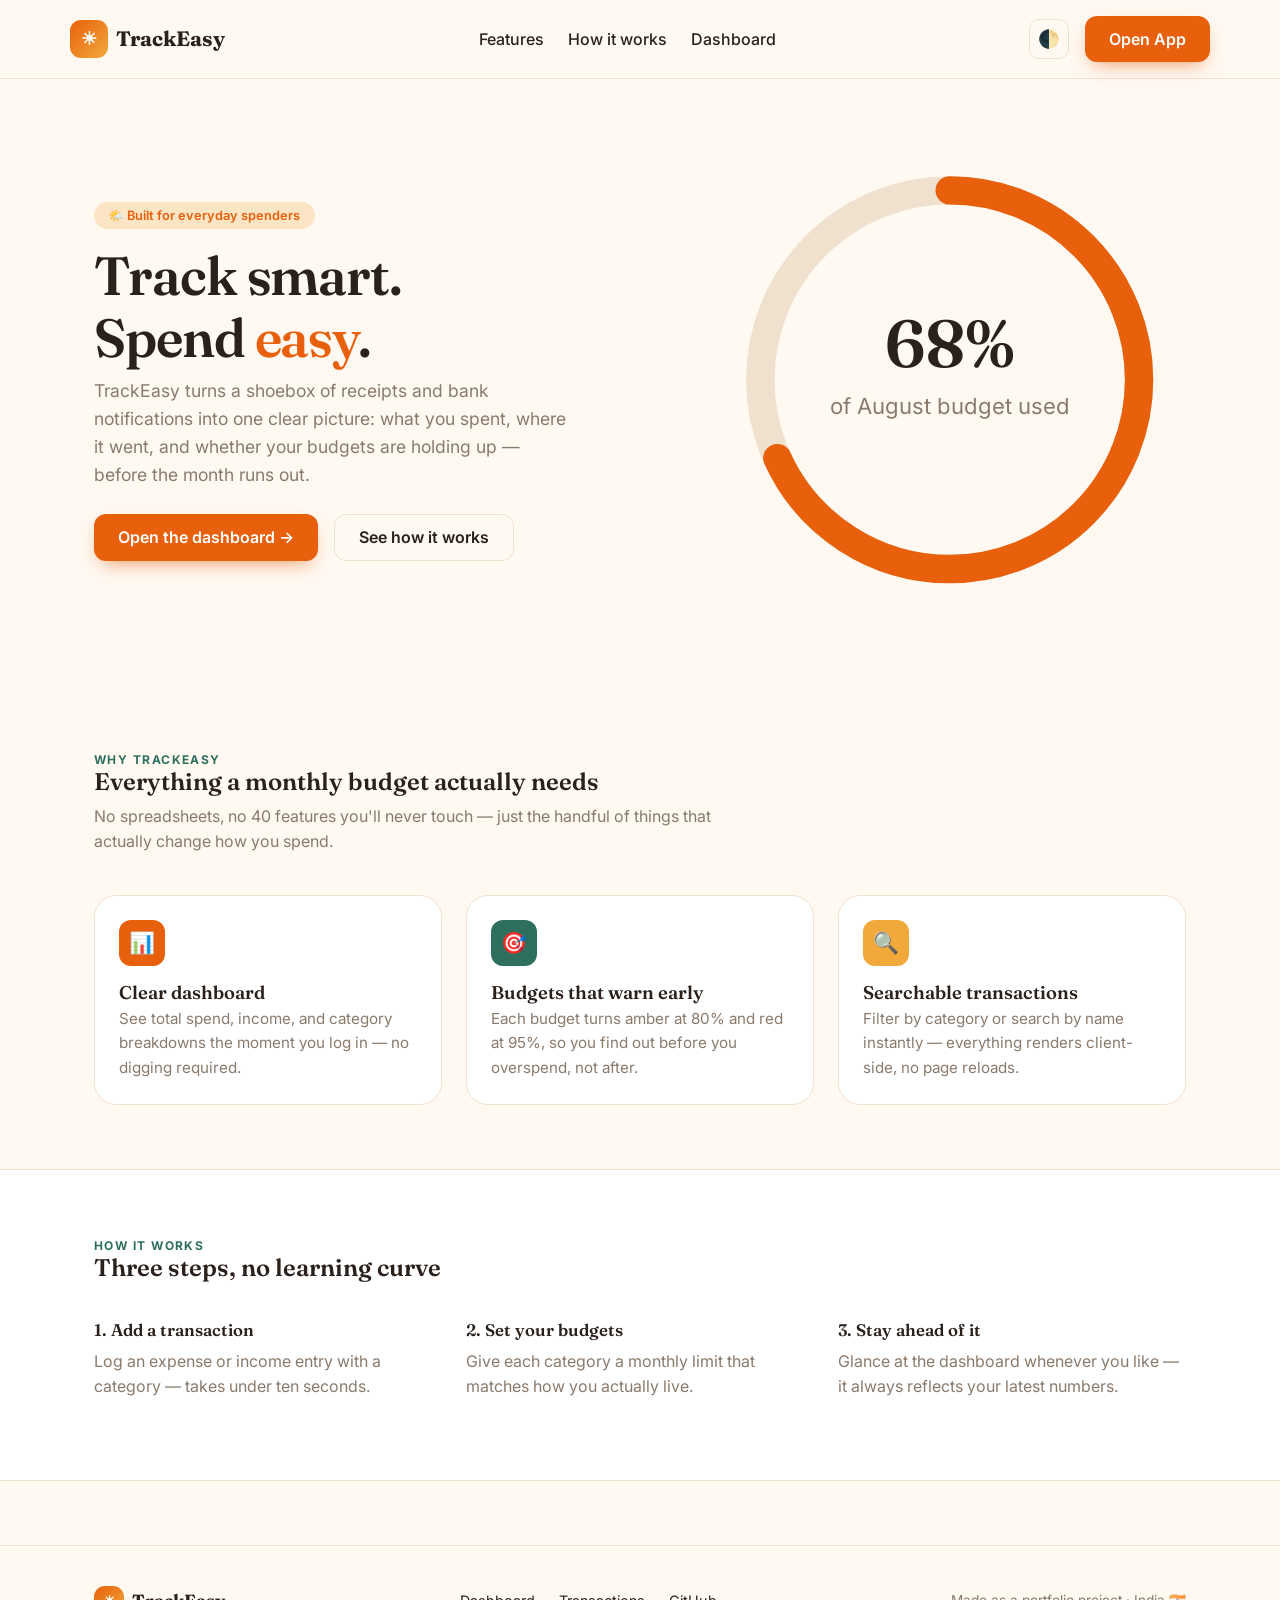
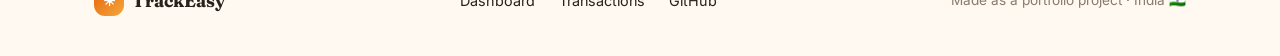
<file: index.html>
<!DOCTYPE html>
<html lang="en">
<head>
<meta charset="UTF-8" />
<meta name="viewport" content="width=device-width, initial-scale=1.0" />
<title>TrackEasy — Track smart. Spend easy.</title>
<meta name="description" content="TrackEasy is a simple expense tracker that helps you see where your money goes and stay ahead of your budgets." />
<link rel="stylesheet" href="css/style.css" />
<script>
  // Applied before paint to avoid a flash of the wrong theme.
  if (localStorage.getItem('trackeasy-theme') === 'dark') {
    document.documentElement.classList.add('dark');
  }
</script>
</head>
<body>

<header class="site-header">
  <div class="container nav">
    <a href="index.html" class="brand">
      <span class="brand-mark" aria-hidden="true">☀</span>
      TrackEasy
    </a>

    <nav class="nav-links" aria-label="Primary">
      <a href="#features">Features</a>
      <a href="#how-it-works">How it works</a>
      <a href="dashboard.html">Dashboard</a>
    </nav>

    <div class="nav-actions">
      <button class="icon-btn" data-dark-toggle type="button" aria-label="Toggle dark mode">🌓</button>
      <a href="dashboard.html" class="btn btn-primary">Open App</a>
      <button class="nav-toggle" data-nav-toggle="#mobile-nav" type="button" aria-label="Toggle menu" aria-expanded="false">
        <span></span><span></span><span></span>
      </button>
    </div>
  </div>
</header>

<main>
  <section class="hero">
    <div class="container hero-grid">
      <div>
        <span class="eyebrow">🌤️ Built for everyday spenders</span>
        <h1>Track smart.<br />Spend <em>easy</em>.</h1>
        <p style="font-size:1.1rem; max-width:480px;">
          TrackEasy turns a shoebox of receipts and bank notifications into
          one clear picture: what you spent, where it went, and whether
          your budgets are holding up — before the month runs out.
        </p>
        <div class="hero-cta">
          <a href="dashboard.html" class="btn btn-primary">Open the dashboard →</a>
          <a href="#how-it-works" class="btn btn-ghost">See how it works</a>
        </div>
      </div>

      <div>
        <svg class="sun-arc" viewBox="0 0 300 300" role="img" aria-label="Illustration of a budget progress ring">
          <circle cx="150" cy="150" r="120" fill="none" stroke="var(--color-border)" stroke-width="18" />
          <circle cx="150" cy="150" r="120" fill="none" stroke="var(--color-primary)" stroke-width="18"
                  stroke-linecap="round" stroke-dasharray="754" stroke-dashoffset="240"
                  transform="rotate(-90 150 150)" />
          <text x="150" y="142" text-anchor="middle" font-family="Fraunces, serif" font-size="42" fill="var(--color-ink)" font-weight="600">68%</text>
          <text x="150" y="172" text-anchor="middle" font-family="Inter, sans-serif" font-size="14" fill="var(--color-muted)">of August budget used</text>
        </svg>
      </div>
    </div>
  </section>

  <section class="section" id="features">
    <div class="container">
      <div class="section-head">
        <span class="kicker">Why TrackEasy</span>
        <h2>Everything a monthly budget actually needs</h2>
        <p>No spreadsheets, no 40 features you'll never touch — just the handful of things that actually change how you spend.</p>
      </div>

      <div class="grid-3">
        <article class="card feature-card">
          <div class="feature-icon bg-primary" aria-hidden="true">📊</div>
          <h3>Clear dashboard</h3>
          <p>See total spend, income, and category breakdowns the moment you log in — no digging required.</p>
        </article>
        <article class="card feature-card">
          <div class="feature-icon bg-teal" aria-hidden="true">🎯</div>
          <h3>Budgets that warn early</h3>
          <p>Each budget turns amber at 80% and red at 95%, so you find out before you overspend, not after.</p>
        </article>
        <article class="card feature-card">
          <div class="feature-icon bg-secondary" aria-hidden="true">🔍</div>
          <h3>Searchable transactions</h3>
          <p>Filter by category or search by name instantly — everything renders client-side, no page reloads.</p>
        </article>
      </div>
    </div>
  </section>

  <section class="section" id="how-it-works" style="background:var(--color-surface); border-top:1px solid var(--color-border); border-bottom:1px solid var(--color-border);">
    <div class="container">
      <div class="section-head">
        <span class="kicker">How it works</span>
        <h2>Three steps, no learning curve</h2>
      </div>
      <div class="grid-3">
        <div>
          <h3 style="font-size:1.05rem;">1. Add a transaction</h3>
          <p>Log an expense or income entry with a category — takes under ten seconds.</p>
        </div>
        <div>
          <h3 style="font-size:1.05rem;">2. Set your budgets</h3>
          <p>Give each category a monthly limit that matches how you actually live.</p>
        </div>
        <div>
          <h3 style="font-size:1.05rem;">3. Stay ahead of it</h3>
          <p>Glance at the dashboard whenever you like — it always reflects your latest numbers.</p>
        </div>
      </div>
    </div>
  </section>
</main>

<footer class="site-footer">
  <div class="container footer-grid">
    <a href="index.html" class="brand" style="font-size:1.1rem;">
      <span class="brand-mark" aria-hidden="true" style="width:30px;height:30px;font-size:0.9rem;">☀</span>
      TrackEasy
    </a>
    <nav class="footer-links" aria-label="Footer">
      <a href="dashboard.html">Dashboard</a>
      <a href="transactions.html">Transactions</a>
      <a href="https://github.com/anvitac7/TrackEasy---Smart-Expense-Tracker">GitHub</a>
    </nav>
    <p style="margin:0; font-size:0.85rem;">Made as a portfolio project · India 🇮🇳</p>
  </div>
</footer>

<div id="mobile-nav"></div>

<script src="js/main.js"></script>
</body>
</html>
</file>
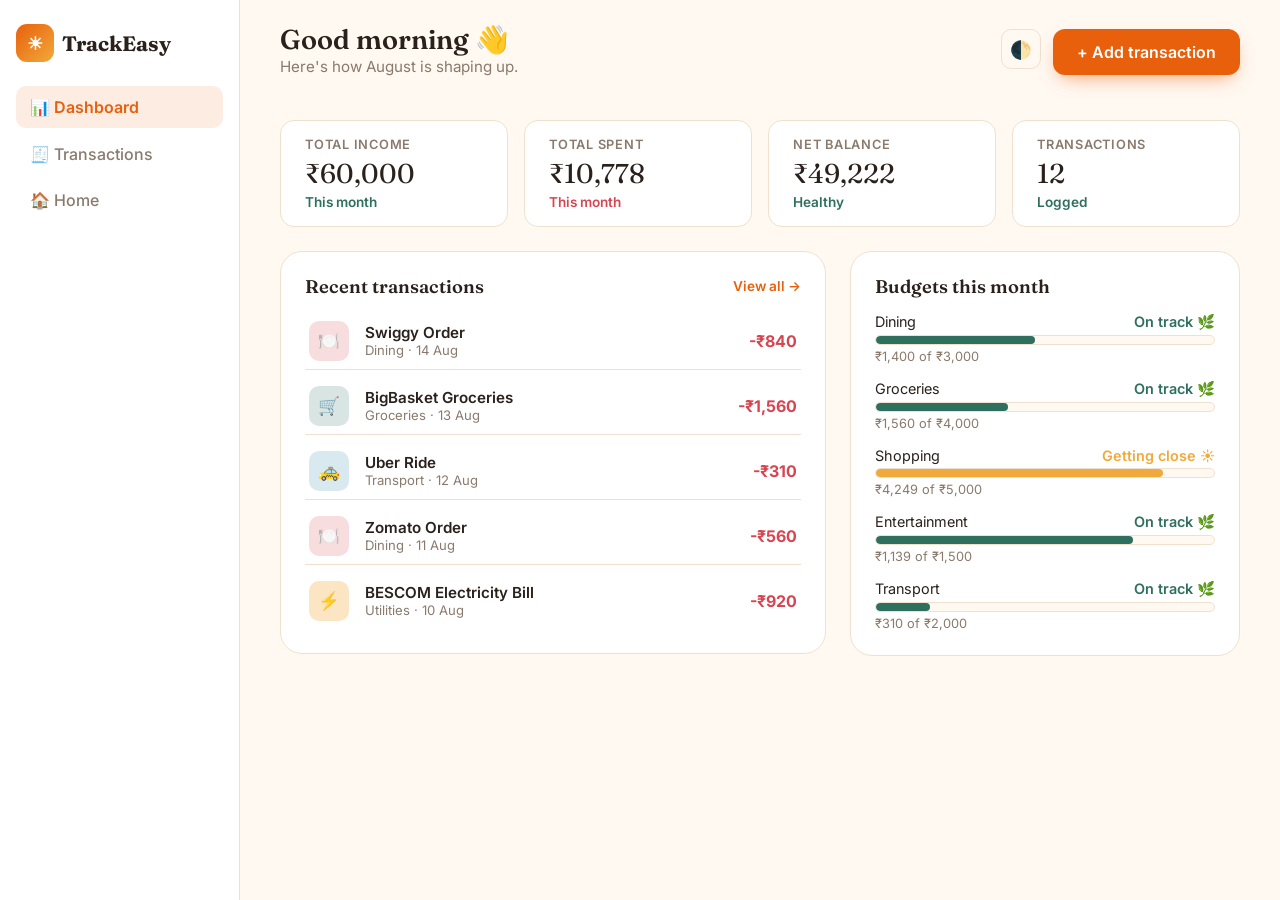
<file: dashboard.html>
<!DOCTYPE html>
<html lang="en">
<head>
<meta charset="UTF-8" />
<meta name="viewport" content="width=device-width, initial-scale=1.0" />
<title>Dashboard — TrackEasy</title>
<link rel="stylesheet" href="css/style.css" />
<script>
  if (localStorage.getItem('trackeasy-theme') === 'dark') {
    document.documentElement.classList.add('dark');
  }
</script>
</head>
<body>

<div class="app-shell">
  <aside class="sidebar" id="sidebar">
    <a href="index.html" class="brand">
      <span class="brand-mark" aria-hidden="true">☀</span>
      TrackEasy
    </a>
    <nav class="sidebar-nav" aria-label="App navigation">
      <a class="sidebar-link active" href="dashboard.html">📊 Dashboard</a>
      <a class="sidebar-link" href="transactions.html">🧾 Transactions</a>
      <a class="sidebar-link" href="index.html">🏠 Home</a>
    </nav>
  </aside>

  <main class="app-main">
    <div class="app-topbar">
      <div>
        <button class="nav-toggle" data-nav-toggle="#sidebar" type="button" aria-label="Toggle menu" style="display:none;">
          <span></span><span></span><span></span>
        </button>
        <h1>Good morning 👋</h1>
        <p class="subtitle">Here's how August is shaping up.</p>
      </div>
      <div style="display:flex; gap:0.75rem;">
        <button class="icon-btn" data-dark-toggle type="button" aria-label="Toggle dark mode">🌓</button>
        <a href="transactions.html" class="btn btn-primary">+ Add transaction</a>
      </div>
    </div>

    <section class="stat-grid" id="statGrid" aria-label="Summary stats">
      <!-- filled by dashboard.js -->
    </section>

    <div class="panel-grid">
      <section class="panel" aria-labelledby="txHeading">
        <div class="panel-head">
          <h2 id="txHeading">Recent transactions</h2>
          <a href="transactions.html" style="font-size:0.85rem; font-weight:600; color:var(--color-primary);">View all →</a>
        </div>
        <div class="tx-list" id="recentTxList">
          <!-- filled by dashboard.js -->
        </div>
      </section>

      <section class="panel" aria-labelledby="budgetHeading">
        <div class="panel-head">
          <h2 id="budgetHeading">Budgets this month</h2>
        </div>
        <div id="budgetList">
          <!-- filled by dashboard.js -->
        </div>
      </section>
    </div>
  </main>
</div>

<script src="js/main.js"></script>
<script src="js/store.js"></script>
<script src="js/dashboard.js"></script>
</body>
</html>
</file>
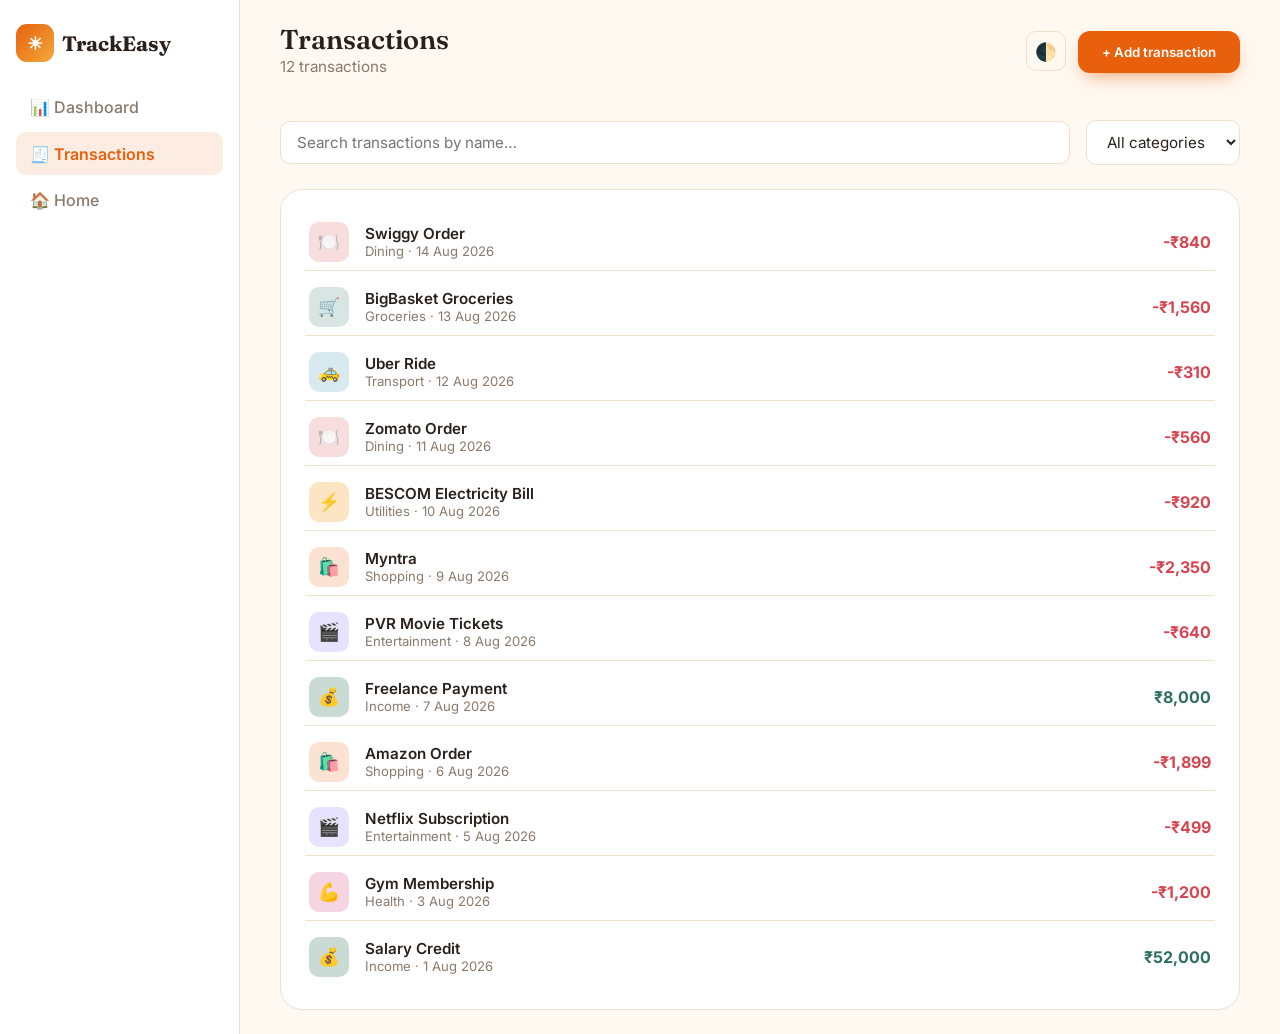
<file: transactions.html>
<!DOCTYPE html>
<html lang="en">
<head>
<meta charset="UTF-8" />
<meta name="viewport" content="width=device-width, initial-scale=1.0" />
<title>Transactions — TrackEasy</title>
<link rel="stylesheet" href="css/style.css" />
<script>
  if (localStorage.getItem('trackeasy-theme') === 'dark') {
    document.documentElement.classList.add('dark');
  }
</script>
</head>
<body>

<div class="app-shell">
  <aside class="sidebar" id="sidebar">
    <a href="index.html" class="brand">
      <span class="brand-mark" aria-hidden="true">☀</span>
      TrackEasy
    </a>
    <nav class="sidebar-nav" aria-label="App navigation">
      <a class="sidebar-link" href="dashboard.html">📊 Dashboard</a>
      <a class="sidebar-link active" href="transactions.html">🧾 Transactions</a>
      <a class="sidebar-link" href="index.html">🏠 Home</a>
    </nav>
  </aside>

  <main class="app-main">
    <div class="app-topbar">
      <div>
        <h1>Transactions</h1>
        <p class="subtitle" id="txCount">Loading…</p>
      </div>
      <div style="display:flex; gap:0.75rem;">
        <button class="icon-btn" data-dark-toggle type="button" aria-label="Toggle dark mode">🌓</button>
        <button class="btn btn-primary" id="openAddModal" type="button">+ Add transaction</button>
      </div>
    </div>

    <div class="toolbar">
      <input
        type="search"
        id="searchInput"
        class="search-input"
        placeholder="Search transactions by name…"
        aria-label="Search transactions"
      />
      <select id="categoryFilter" class="select-input" aria-label="Filter by category">
        <option value="">All categories</option>
      </select>
    </div>

    <section class="panel" aria-label="Transaction list">
      <div class="tx-list" id="fullTxList">
        <!-- filled by transactions.js -->
      </div>
    </section>
  </main>
</div>

<!-- Add transaction modal -->
<div class="modal-backdrop" id="modalBackdrop">
  <div class="modal" role="dialog" aria-modal="true" aria-labelledby="modalTitle">
    <h2 id="modalTitle" style="font-size:1.3rem;">Add a transaction</h2>
    <form id="txForm" novalidate>
      <div class="form-field">
        <label for="txName">Description</label>
        <input type="text" id="txName" name="name" autocomplete="off" />
        <p class="field-error" id="txNameError">Please enter a description.</p>
      </div>

      <div class="form-field">
        <label for="txAmount">Amount (₹)</label>
        <input type="number" id="txAmount" name="amount" min="1" step="1" />
        <p class="field-error" id="txAmountError">Enter an amount greater than 0.</p>
      </div>

      <div class="form-field">
        <label for="txType">Type</label>
        <select id="txType" name="type">
          <option value="expense">Expense</option>
          <option value="income">Income</option>
        </select>
      </div>

      <div class="form-field">
        <label for="txCategory">Category</label>
        <select id="txCategory" name="category">
          <option>Dining</option>
          <option>Groceries</option>
          <option>Utilities</option>
          <option>Shopping</option>
          <option>Entertainment</option>
          <option>Transport</option>
          <option>Health</option>
          <option>Income</option>
        </select>
      </div>

      <div class="form-field">
        <label for="txDate">Date</label>
        <input type="date" id="txDate" name="date" />
        <p class="field-error" id="txDateError">Please pick a date.</p>
      </div>

      <div style="display:flex; gap:0.75rem; margin-top:1.5rem;">
        <button type="button" class="btn btn-ghost btn-block" id="cancelAddModal">Cancel</button>
        <button type="submit" class="btn btn-primary btn-block">Save</button>
      </div>
    </form>
  </div>
</div>

<script src="js/main.js"></script>
<script src="js/store.js"></script>
<script src="js/transactions.js"></script>
</body>
</html>
</file>
<file: css/style.css>
/* =========================================================
   TrackEasy — hand-written CSS (no framework)
   Design tokens live as CSS custom properties in :root so the
   whole palette/type scale can be swapped from one place.
   ========================================================= */

@import url('https://fonts.googleapis.com/css2?family=Fraunces:opsz,wght@9..144,500;9..144,600;9..144,700&family=Inter:wght@400;500;600;700&display=swap');

:root {
  /* Color */
  --color-bg: #FFF9F2;
  --color-bg-dark: #1B1712;
  --color-surface: #FFFFFF;
  --color-surface-dark: #262019;
  --color-ink: #2B211C;
  --color-ink-dark: #F5ECE0;
  --color-muted: #8A7A6C;
  --color-border: #EFE1CE;
  --color-border-dark: #3A3126;

  --color-primary: #E8600C;      /* burnt marigold — CTAs, links */
  --color-primary-ink: #FFFFFF;
  --color-secondary: #F2A93B;    /* honey yellow — highlights */
  --color-teal: #2F6F5E;         /* deep teal — income / positive */
  --color-coral: #D64550;        /* coral — over-budget / negative */

  /* Type */
  --font-display: 'Fraunces', serif;
  --font-body: 'Inter', sans-serif;

  /* Spacing scale */
  --space-1: 0.25rem;
  --space-2: 0.5rem;
  --space-3: 1rem;
  --space-4: 1.5rem;
  --space-5: 2.5rem;
  --space-6: 4rem;

  --radius: 14px;
  --radius-lg: 22px;
  --shadow: 0 10px 30px -12px rgba(43, 33, 28, 0.18);
}

html.dark {
  --color-bg: var(--color-bg-dark);
  --color-surface: var(--color-surface-dark);
  --color-ink: var(--color-ink-dark);
  --color-border: var(--color-border-dark);
  --color-muted: #B8A997;
}

/* ---------- Reset ---------- */
*, *::before, *::after { box-sizing: border-box; }
html { scroll-behavior: smooth; }
body {
  margin: 0;
  font-family: var(--font-body);
  background: var(--color-bg);
  color: var(--color-ink);
  transition: background 0.25s ease, color 0.25s ease;
  -webkit-font-smoothing: antialiased;
}
h1, h2, h3, h4 {
  font-family: var(--font-display);
  font-weight: 600;
  line-height: 1.15;
  margin: 0 0 var(--space-2);
}
p { margin: 0 0 var(--space-3); color: var(--color-muted); line-height: 1.6; }
a { color: inherit; text-decoration: none; }
ul { list-style: none; margin: 0; padding: 0; }
img { max-width: 100%; display: block; }
button { font-family: inherit; cursor: pointer; }

:focus-visible {
  outline: 3px solid var(--color-secondary);
  outline-offset: 2px;
}

@media (prefers-reduced-motion: reduce) {
  * { animation-duration: 0.001ms !important; transition-duration: 0.001ms !important; }
}

.container {
  max-width: 1140px;
  margin: 0 auto;
  padding: 0 var(--space-4);
}

/* ---------- Site header / nav ---------- */
.site-header {
  position: sticky;
  top: 0;
  z-index: 50;
  background: color-mix(in srgb, var(--color-bg) 88%, transparent);
  backdrop-filter: blur(10px);
  border-bottom: 1px solid var(--color-border);
}
.nav {
  display: flex;
  align-items: center;
  justify-content: space-between;
  padding: var(--space-3) 0;
}
.brand {
  display: flex;
  align-items: center;
  gap: var(--space-2);
  font-family: var(--font-display);
  font-weight: 700;
  font-size: 1.3rem;
}
.brand-mark {
  width: 38px;
  height: 38px;
  border-radius: 11px;
  background: linear-gradient(135deg, var(--color-primary), var(--color-secondary));
  display: grid;
  place-items: center;
  color: white;
  font-size: 1.1rem;
}
.nav-links {
  display: flex;
  align-items: center;
  gap: var(--space-4);
  font-weight: 500;
}
.nav-links a:hover { color: var(--color-primary); }
.nav-actions { display: flex; align-items: center; gap: var(--space-3); }

.icon-btn {
  background: none;
  border: 1px solid var(--color-border);
  border-radius: 10px;
  width: 40px;
  height: 40px;
  display: grid;
  place-items: center;
  font-size: 1.1rem;
  color: var(--color-ink);
}
.icon-btn:hover { border-color: var(--color-primary); }

.nav-toggle {
  display: none;
  background: none;
  border: none;
  flex-direction: column;
  gap: 5px;
  padding: 6px;
}
.nav-toggle span {
  width: 24px;
  height: 2px;
  background: var(--color-ink);
  border-radius: 2px;
  transition: transform 0.2s ease, opacity 0.2s ease;
}
.nav-toggle.open span:nth-child(1) { transform: translateY(7px) rotate(45deg); }
.nav-toggle.open span:nth-child(2) { opacity: 0; }
.nav-toggle.open span:nth-child(3) { transform: translateY(-7px) rotate(-45deg); }

/* ---------- Buttons ---------- */
.btn {
  display: inline-flex;
  align-items: center;
  justify-content: center;
  gap: var(--space-2);
  padding: 0.8rem 1.5rem;
  border-radius: 12px;
  font-weight: 600;
  border: none;
  transition: transform 0.15s ease, box-shadow 0.15s ease, opacity 0.15s ease;
}
.btn-primary {
  background: var(--color-primary);
  color: var(--color-primary-ink);
  box-shadow: 0 8px 20px -8px color-mix(in srgb, var(--color-primary) 70%, transparent);
}
.btn-primary:hover { transform: translateY(-2px); }
.btn-ghost {
  background: transparent;
  border: 1.5px solid var(--color-border);
  color: var(--color-ink);
}
.btn-ghost:hover { border-color: var(--color-primary); color: var(--color-primary); }
.btn-block { width: 100%; }
.btn:disabled { opacity: 0.6; cursor: not-allowed; transform: none; }

/* ---------- Hero ---------- */
.hero {
  padding: var(--space-6) 0;
  position: relative;
  overflow: hidden;
}
.hero-grid {
  display: grid;
  grid-template-columns: 1.1fr 0.9fr;
  gap: var(--space-5);
  align-items: center;
}
.eyebrow {
  display: inline-flex;
  align-items: center;
  gap: var(--space-2);
  background: color-mix(in srgb, var(--color-secondary) 25%, transparent);
  color: var(--color-primary);
  font-weight: 600;
  font-size: 0.8rem;
  padding: 0.4rem 0.9rem;
  border-radius: 999px;
  margin-bottom: var(--space-3);
}
.hero h1 {
  font-size: clamp(2.2rem, 4.2vw, 3.4rem);
  letter-spacing: -0.02em;
}
.hero h1 em {
  font-style: normal;
  color: var(--color-primary);
}
.hero-cta { display: flex; gap: var(--space-3); margin-top: var(--space-4); flex-wrap: wrap; }

.sun-arc {
  width: 100%;
  aspect-ratio: 1;
  position: relative;
}

/* ---------- Feature cards ---------- */
.section { padding: var(--space-6) 0; }
.section-head { max-width: 620px; margin-bottom: var(--space-5); }
.section-head .kicker {
  font-weight: 700;
  text-transform: uppercase;
  letter-spacing: 0.12em;
  font-size: 0.75rem;
  color: var(--color-teal);
}
.grid-3 {
  display: grid;
  grid-template-columns: repeat(3, 1fr);
  gap: var(--space-4);
}
.grid-4 {
  display: grid;
  grid-template-columns: repeat(4, 1fr);
  gap: var(--space-3);
}
.card {
  background: var(--color-surface);
  border: 1px solid var(--color-border);
  border-radius: var(--radius-lg);
  padding: var(--space-4);
}
.feature-card .feature-icon {
  width: 46px;
  height: 46px;
  border-radius: 12px;
  display: grid;
  place-items: center;
  font-size: 1.3rem;
  margin-bottom: var(--space-3);
  color: white;
}
.feature-card h3 { font-size: 1.15rem; margin-bottom: var(--space-1); }
.feature-card p { margin: 0; font-size: 0.95rem; }

.bg-primary { background: var(--color-primary); }
.bg-teal { background: var(--color-teal); }
.bg-secondary { background: var(--color-secondary); }

/* ---------- Footer ---------- */
.site-footer {
  border-top: 1px solid var(--color-border);
  padding: var(--space-5) 0;
  margin-top: var(--space-6);
}
.footer-grid {
  display: flex;
  justify-content: space-between;
  align-items: center;
  flex-wrap: wrap;
  gap: var(--space-3);
}
.footer-links { display: flex; gap: var(--space-4); font-size: 0.9rem; }
.footer-links a:hover { color: var(--color-primary); }

/* =========================================================
   App shell (dashboard / transactions pages)
   ========================================================= */
.app-shell {
  display: grid;
  grid-template-columns: 240px 1fr;
  min-height: 100vh;
}
.sidebar {
  background: var(--color-surface);
  border-right: 1px solid var(--color-border);
  padding: var(--space-4) var(--space-3);
  display: flex;
  flex-direction: column;
  gap: var(--space-4);
}
.sidebar-nav { display: flex; flex-direction: column; gap: var(--space-1); }
.sidebar-link {
  display: flex;
  align-items: center;
  gap: var(--space-2);
  padding: 0.7rem 0.9rem;
  border-radius: 10px;
  font-weight: 500;
  color: var(--color-muted);
}
.sidebar-link:hover { background: var(--color-bg); color: var(--color-ink); }
.sidebar-link.active {
  background: color-mix(in srgb, var(--color-primary) 12%, transparent);
  color: var(--color-primary);
  font-weight: 600;
}
.app-main { padding: var(--space-4) var(--space-5); }
.app-topbar {
  display: flex;
  justify-content: space-between;
  align-items: center;
  margin-bottom: var(--space-5);
  gap: var(--space-3);
  flex-wrap: wrap;
}
.app-topbar h1 { font-size: 1.7rem; margin: 0; }
.app-topbar .subtitle { margin: 0; font-size: 0.95rem; }

/* Stat cards */
.stat-grid {
  display: grid;
  grid-template-columns: repeat(auto-fit, minmax(210px, 1fr));
  gap: var(--space-3);
  margin-bottom: var(--space-4);
}
.stat-card {
  background: var(--color-surface);
  border: 1px solid var(--color-border);
  border-radius: var(--radius);
  padding: var(--space-3) var(--space-4);
}
.stat-card .stat-label {
  font-size: 0.8rem;
  color: var(--color-muted);
  font-weight: 600;
  text-transform: uppercase;
  letter-spacing: 0.06em;
}
.stat-card .stat-value {
  font-family: var(--font-display);
  font-size: 1.7rem;
  margin: var(--space-1) 0;
}
.stat-delta { font-size: 0.85rem; font-weight: 600; }
.stat-delta.up { color: var(--color-teal); }
.stat-delta.down { color: var(--color-coral); }

.panel-grid {
  display: grid;
  grid-template-columns: 1.4fr 1fr;
  gap: var(--space-4);
  align-items: start;
}
.panel {
  background: var(--color-surface);
  border: 1px solid var(--color-border);
  border-radius: var(--radius-lg);
  padding: var(--space-4);
}
.panel-head {
  display: flex;
  justify-content: space-between;
  align-items: center;
  margin-bottom: var(--space-3);
}
.panel-head h2 { font-size: 1.15rem; margin: 0; }

/* Budget rows */
.budget-row { margin-bottom: var(--space-3); }
.budget-row:last-child { margin-bottom: 0; }
.budget-row-top {
  display: flex;
  justify-content: space-between;
  font-size: 0.9rem;
  margin-bottom: var(--space-1);
}
.budget-row-top .status { font-weight: 600; }
.budget-track {
  height: 10px;
  border-radius: 999px;
  background: var(--color-bg);
  overflow: hidden;
  border: 1px solid var(--color-border);
}
.budget-fill {
  height: 100%;
  border-radius: 999px;
  width: 0%;
  transition: width 1s cubic-bezier(0.2, 0.8, 0.2, 1);
}

/* Transaction list */
.tx-list { display: flex; flex-direction: column; gap: var(--space-2); }
.tx-row {
  display: flex;
  align-items: center;
  gap: var(--space-3);
  padding: var(--space-2) var(--space-1);
  border-bottom: 1px solid var(--color-border);
}
.tx-row:last-child { border-bottom: none; }
.tx-icon {
  width: 40px;
  height: 40px;
  border-radius: 10px;
  display: grid;
  place-items: center;
  font-size: 1.1rem;
  flex-shrink: 0;
}
.tx-info { flex: 1; min-width: 0; }
.tx-name { font-weight: 600; font-size: 0.95rem; }
.tx-meta { font-size: 0.82rem; color: var(--color-muted); }
.tx-amount { font-weight: 700; white-space: nowrap; }
.tx-amount.negative { color: var(--color-coral); }
.tx-amount.positive { color: var(--color-teal); }

.empty-state {
  text-align: center;
  padding: var(--space-5) var(--space-3);
  color: var(--color-muted);
}

/* Transactions page toolbar */
.toolbar {
  display: flex;
  gap: var(--space-3);
  margin-bottom: var(--space-4);
  flex-wrap: wrap;
  align-items: center;
}
.search-input, .select-input {
  padding: 0.7rem 1rem;
  border-radius: 10px;
  border: 1px solid var(--color-border);
  background: var(--color-surface);
  color: var(--color-ink);
  font-family: inherit;
  font-size: 0.95rem;
}
.search-input { flex: 1; min-width: 200px; }

/* Forms */
.form-field { margin-bottom: var(--space-3); }
.form-field label {
  display: block;
  font-weight: 600;
  font-size: 0.9rem;
  margin-bottom: var(--space-1);
}
.form-field input, .form-field select {
  width: 100%;
  padding: 0.75rem 1rem;
  border-radius: 10px;
  border: 1px solid var(--color-border);
  background: var(--color-surface);
  color: var(--color-ink);
  font-family: inherit;
  font-size: 0.95rem;
}
.form-field input:focus, .form-field select:focus {
  border-color: var(--color-primary);
}
.field-error {
  color: var(--color-coral);
  font-size: 0.82rem;
  margin-top: 0.3rem;
  display: none;
}
.form-field.invalid input { border-color: var(--color-coral); }
.form-field.invalid .field-error { display: block; }

.modal-backdrop {
  position: fixed;
  inset: 0;
  background: rgba(27, 23, 18, 0.5);
  display: none;
  align-items: center;
  justify-content: center;
  z-index: 100;
  padding: var(--space-3);
}
.modal-backdrop.open { display: flex; }
.modal {
  background: var(--color-surface);
  border-radius: var(--radius-lg);
  padding: var(--space-4);
  width: 100%;
  max-width: 420px;
  box-shadow: var(--shadow);
}

.toast {
  position: fixed;
  bottom: var(--space-4);
  right: var(--space-4);
  background: var(--color-ink);
  color: var(--color-bg);
  padding: 0.85rem 1.2rem;
  border-radius: 10px;
  font-size: 0.9rem;
  font-weight: 500;
  transform: translateY(20px);
  opacity: 0;
  pointer-events: none;
  transition: transform 0.25s ease, opacity 0.25s ease;
  z-index: 200;
}
.toast.show { transform: translateY(0); opacity: 1; }

/* Category badge colors, assigned via data-category attribute */
[data-category="Dining"]      { background: color-mix(in srgb, var(--color-coral) 18%, transparent);    color: var(--color-coral); }
[data-category="Groceries"]   { background: color-mix(in srgb, var(--color-teal) 18%, transparent);     color: var(--color-teal); }
[data-category="Utilities"]   { background: color-mix(in srgb, var(--color-secondary) 30%, transparent); color: #8a5b06; }
[data-category="Income"]      { background: color-mix(in srgb, var(--color-teal) 25%, transparent);     color: var(--color-teal); }
[data-category="Shopping"]    { background: color-mix(in srgb, var(--color-primary) 18%, transparent);  color: var(--color-primary); }
[data-category="Entertainment"] { background: color-mix(in srgb, #7B61FF 18%, transparent); color: #7B61FF; }
[data-category="Transport"]   { background: color-mix(in srgb, #2E86AB 18%, transparent);   color: #2E86AB; }
[data-category="Health"]      { background: color-mix(in srgb, #C2185B 18%, transparent);   color: #C2185B; }

/* ---------- Responsive ---------- */
@media (max-width: 960px) {
  .hero-grid { grid-template-columns: 1fr; }
  .grid-3, .grid-4 { grid-template-columns: repeat(2, 1fr); }
  .panel-grid { grid-template-columns: 1fr; }
  .app-shell { grid-template-columns: 1fr; }
  .sidebar {
    position: fixed;
    top: 0; left: 0; bottom: 0;
    width: 240px;
    transform: translateX(-100%);
    transition: transform 0.25s ease;
    z-index: 90;
  }
  .sidebar.open { transform: translateX(0); }
  .nav-toggle { display: flex; }
}
@media (max-width: 720px) {
  .nav-links { display: none; }
  .grid-3, .grid-4 { grid-template-columns: 1fr; }
}
</file>
